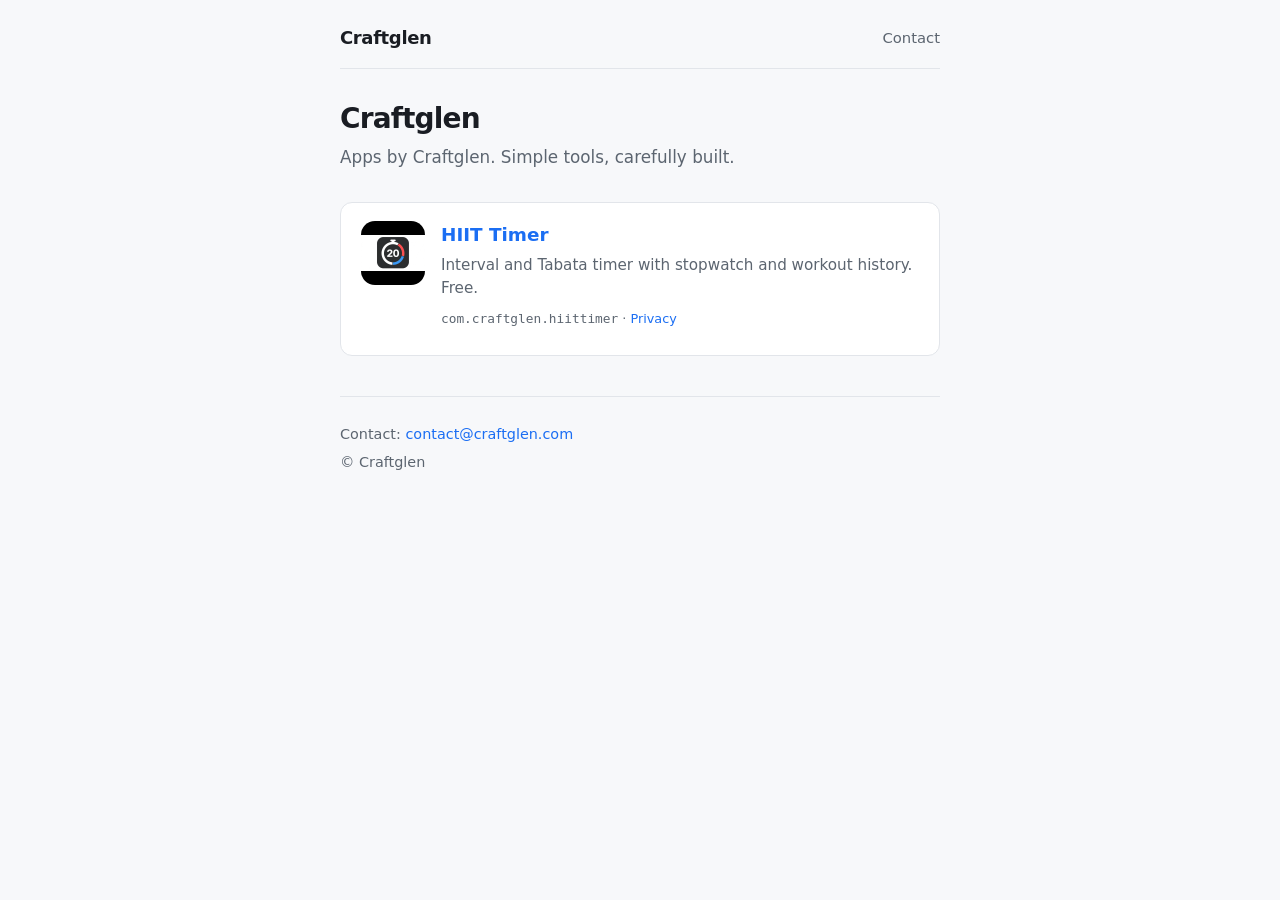
<file: index.html>
<!DOCTYPE html>
<html lang="en">
<head>
  <meta charset="utf-8" />
  <meta name="viewport" content="width=device-width, initial-scale=1" />
  <title>Craftglen - Apps</title>
  <meta name="description" content="Apps by Craftglen. Simple tools for everyday use." />
  <link rel="canonical" href="https://craftglen.com/" />
  <link rel="stylesheet" href="/css/site.css" />
</head>
<body>
  <div class="wrap">
    <header class="site-header">
      <a class="brand" href="/">Craftglen</a>
      <nav class="nav">
        <a href="mailto:contact@craftglen.com">Contact</a>
      </nav>
    </header>

    <section class="hero">
      <h1>Craftglen</h1>
      <p class="tagline">Apps by Craftglen. Simple tools, carefully built.</p>
    </section>

    <section aria-label="Apps">
      <div class="app-card">
        <img src="/assets/apps/hiit-timer/icon-512.png" width="64" height="64" alt="HIIT Timer icon" />
        <div>
          <h2><a href="/apps/hiit-timer/">HIIT Timer</a></h2>
          <p>Interval and Tabata timer with stopwatch and workout history. Free.</p>
          <p class="meta"><span class="pkg">com.craftglen.hiittimer</span> · <a href="/apps/hiit-timer/privacy/">Privacy</a></p>
        </div>
      </div>
    </section>

    <footer class="site-footer">
      <p>Contact: <a href="mailto:contact@craftglen.com">contact@craftglen.com</a></p>
      <p>&copy; Craftglen</p>
    </footer>
  </div>
</body>
</html>
</file>
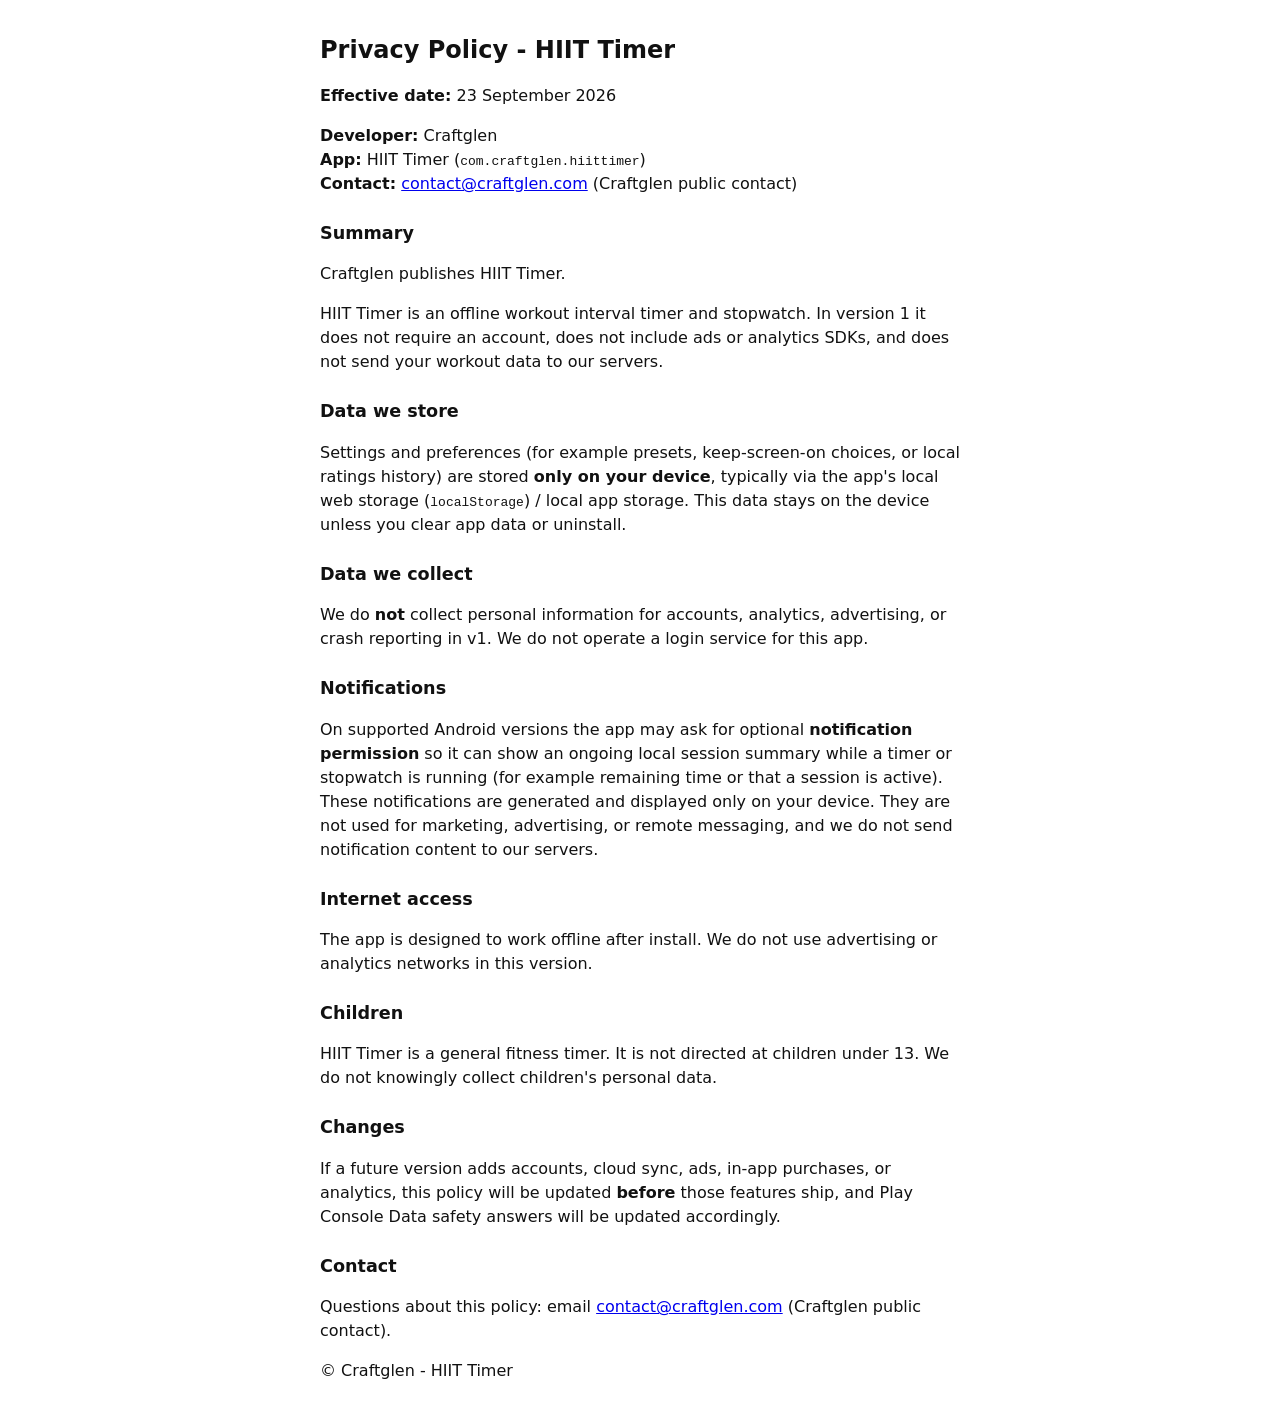
<file: hiit-timer/index.html>
<!DOCTYPE html>
<html lang="en">
<head>
  <meta charset="utf-8" />
  <meta name="viewport" content="width=device-width, initial-scale=1" />
  <meta http-equiv="refresh" content="0; url=/apps/hiit-timer/privacy" />
  <title>HIIT Timer - Policies</title>
  <link rel="canonical" href="https://craftglen.com/apps/hiit-timer/privacy" />
</head>
<body>
  <p><a href="/apps/hiit-timer/privacy">HIIT Timer Privacy Policy</a></p>
</body>
</html>
</file>
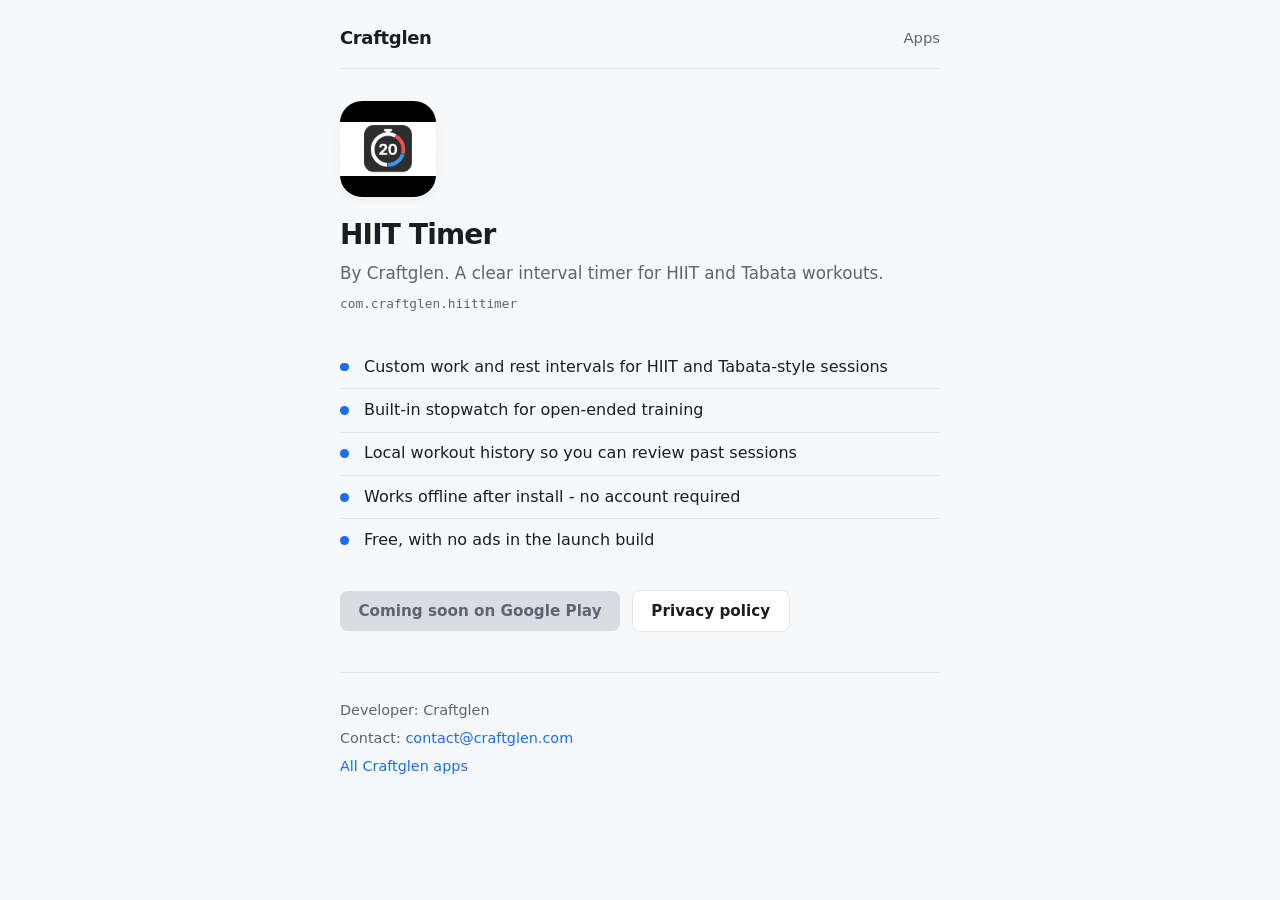
<file: apps/hiit-timer/index.html>
<!DOCTYPE html>
<html lang="en">
<head>
  <meta charset="utf-8" />
  <meta name="viewport" content="width=device-width, initial-scale=1" />
  <title>HIIT Timer - Craftglen</title>
  <meta name="description" content="HIIT Timer by Craftglen. Interval and Tabata timer, stopwatch, and workout history. Free on Google Play soon." />
  <link rel="canonical" href="https://craftglen.com/apps/hiit-timer/" />
  <link rel="stylesheet" href="/css/site.css" />
</head>
<body>
  <div class="wrap">
    <header class="site-header">
      <a class="brand" href="/">Craftglen</a>
      <nav class="nav">
        <a href="/">Apps</a>
      </nav>
    </header>

    <section class="hero">
      <img class="landing-icon" src="/assets/apps/hiit-timer/icon-512.png" width="96" height="96" alt="HIIT Timer app icon" />
      <h1>HIIT Timer</h1>
      <p class="tagline">By Craftglen. A clear interval timer for HIIT and Tabata workouts.</p>
      <p class="pkg">com.craftglen.hiittimer</p>
    </section>

    <ul class="benefits">
      <li>Custom work and rest intervals for HIIT and Tabata-style sessions</li>
      <li>Built-in stopwatch for open-ended training</li>
      <li>Local workout history so you can review past sessions</li>
      <li>Works offline after install - no account required</li>
      <li>Free, with no ads in the launch build</li>
    </ul>

    <div class="cta-row">
      <!--
        Final Google Play URL (swap in when published):
        https://play.google.com/store/apps/details?id=com.craftglen.hiittimer
        Replace the Coming soon control below with:
        <a class="btn btn-primary" href="https://play.google.com/store/apps/details?id=com.craftglen.hiittimer" rel="noopener">Get it on Google Play</a>
      -->
      <span class="btn btn-soon" role="text" aria-disabled="true">Coming soon on Google Play</span>
      <a class="btn btn-secondary" href="/apps/hiit-timer/privacy/">Privacy policy</a>
    </div>

    <footer class="site-footer">
      <p>Developer: Craftglen</p>
      <p>Contact: <a href="mailto:contact@craftglen.com">contact@craftglen.com</a></p>
      <p><a href="/">All Craftglen apps</a></p>
    </footer>
  </div>
</body>
</html>
</file>
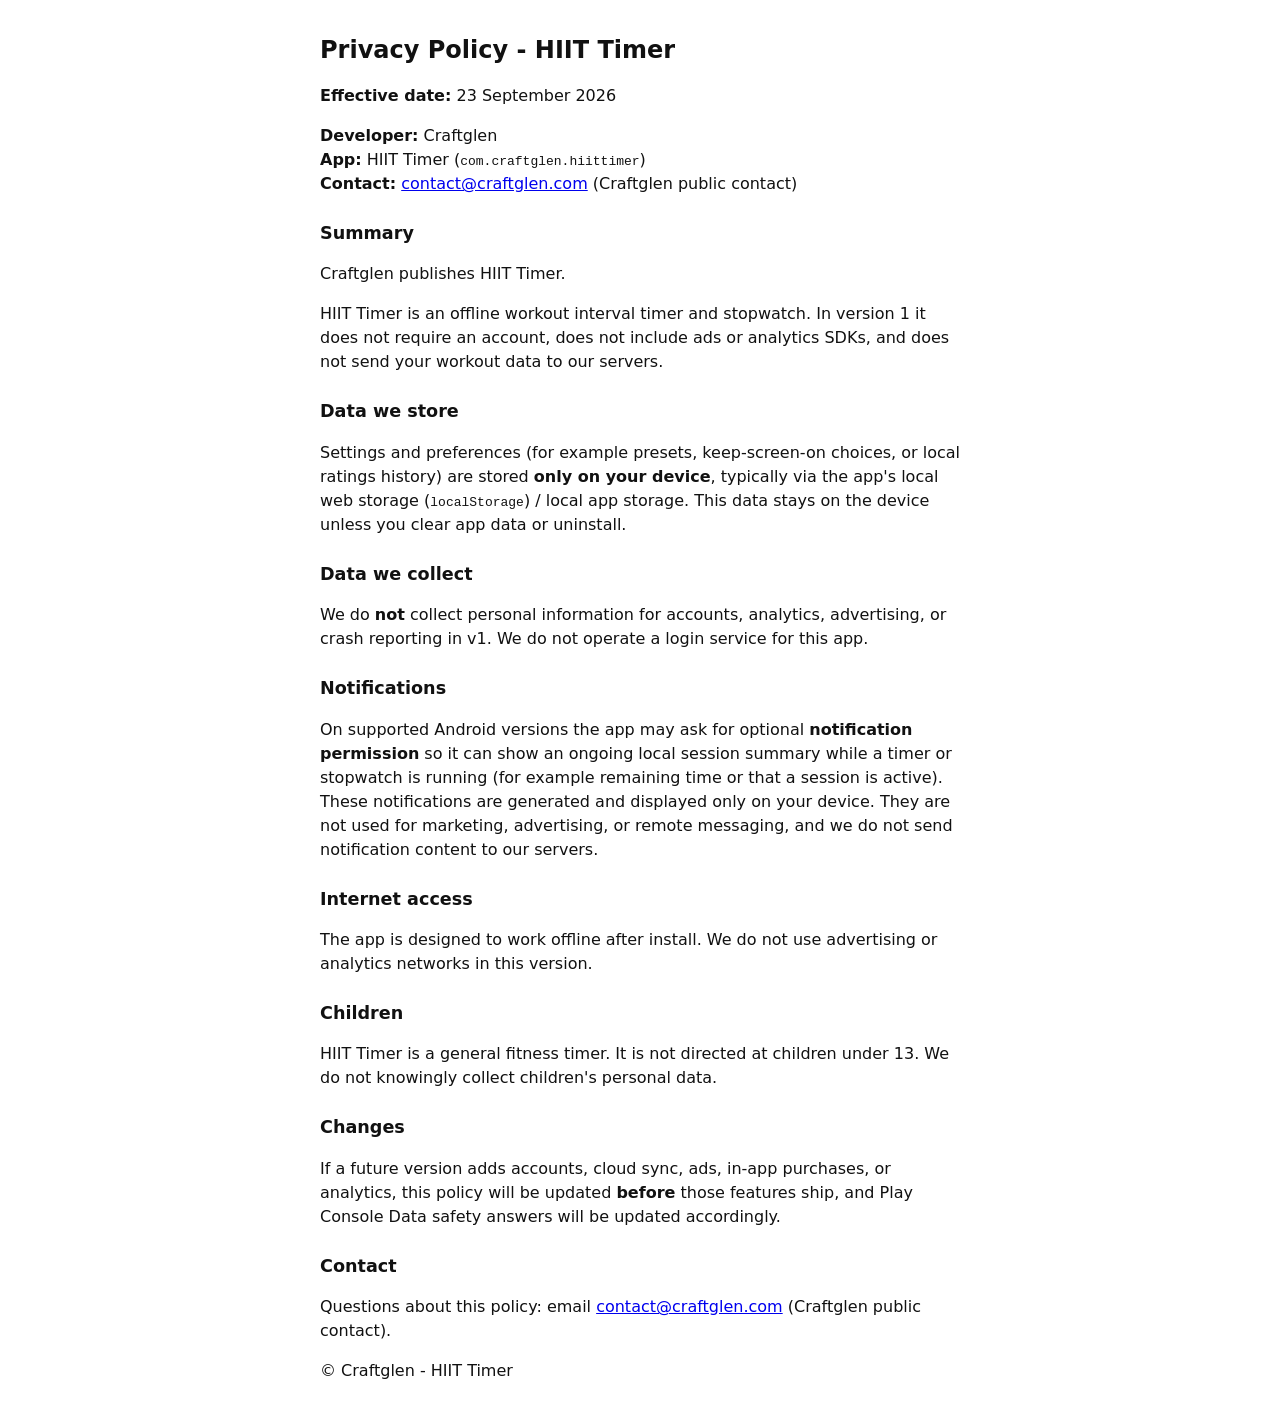
<file: apps/hiit-timer/privacy/index.html>
<!DOCTYPE html>
<html lang="en">
<head>
  <meta charset="utf-8" />
  <meta name="viewport" content="width=device-width, initial-scale=1" />
  <title>Privacy Policy - HIIT Timer</title>
  <link rel="canonical" href="https://craftglen.com/apps/hiit-timer/privacy" />
  <style>
    body { font-family: system-ui, -apple-system, Segoe UI, Roboto, sans-serif; max-width: 40rem; margin: 2rem auto; padding: 0 1rem; line-height: 1.5; color: #111; }
    h1 { font-size: 1.5rem; }
    h2 { font-size: 1.1rem; margin-top: 1.5rem; }
  </style>
</head>
<body>
  <h1>Privacy Policy - HIIT Timer</h1>
  <p><strong>Effective date:</strong> 23 September 2026</p>
  <p><strong>Developer:</strong> Craftglen<br />
  <strong>App:</strong> HIIT Timer (<code>com.craftglen.hiittimer</code>)<br />
  <strong>Contact:</strong> <a href="mailto:contact@craftglen.com">contact@craftglen.com</a> (Craftglen public contact)</p>

  <h2>Summary</h2>
  <p>Craftglen publishes HIIT Timer.</p>
  <p>HIIT Timer is an offline workout interval timer and stopwatch. In version 1 it does not require an account, does not include ads or analytics SDKs, and does not send your workout data to our servers.</p>

  <h2>Data we store</h2>
  <p>Settings and preferences (for example presets, keep-screen-on choices, or local ratings history) are stored <strong>only on your device</strong>, typically via the app's local web storage (<code>localStorage</code>) / local app storage. This data stays on the device unless you clear app data or uninstall.</p>

  <h2>Data we collect</h2>
  <p>We do <strong>not</strong> collect personal information for accounts, analytics, advertising, or crash reporting in v1. We do not operate a login service for this app.</p>

  <h2>Notifications</h2>
  <p>On supported Android versions the app may ask for optional <strong>notification permission</strong> so it can show an ongoing local session summary while a timer or stopwatch is running (for example remaining time or that a session is active). These notifications are generated and displayed only on your device. They are not used for marketing, advertising, or remote messaging, and we do not send notification content to our servers.</p>

  <h2>Internet access</h2>
  <p>The app is designed to work offline after install. We do not use advertising or analytics networks in this version.</p>

  <h2>Children</h2>
  <p>HIIT Timer is a general fitness timer. It is not directed at children under 13. We do not knowingly collect children's personal data.</p>

  <h2>Changes</h2>
  <p>If a future version adds accounts, cloud sync, ads, in-app purchases, or analytics, this policy will be updated <strong>before</strong> those features ship, and Play Console Data safety answers will be updated accordingly.</p>

  <h2>Contact</h2>
  <p>Questions about this policy: email <a href="mailto:contact@craftglen.com">contact@craftglen.com</a> (Craftglen public contact).</p>
  <p>© Craftglen - HIIT Timer</p>
</body>
</html>
</file>
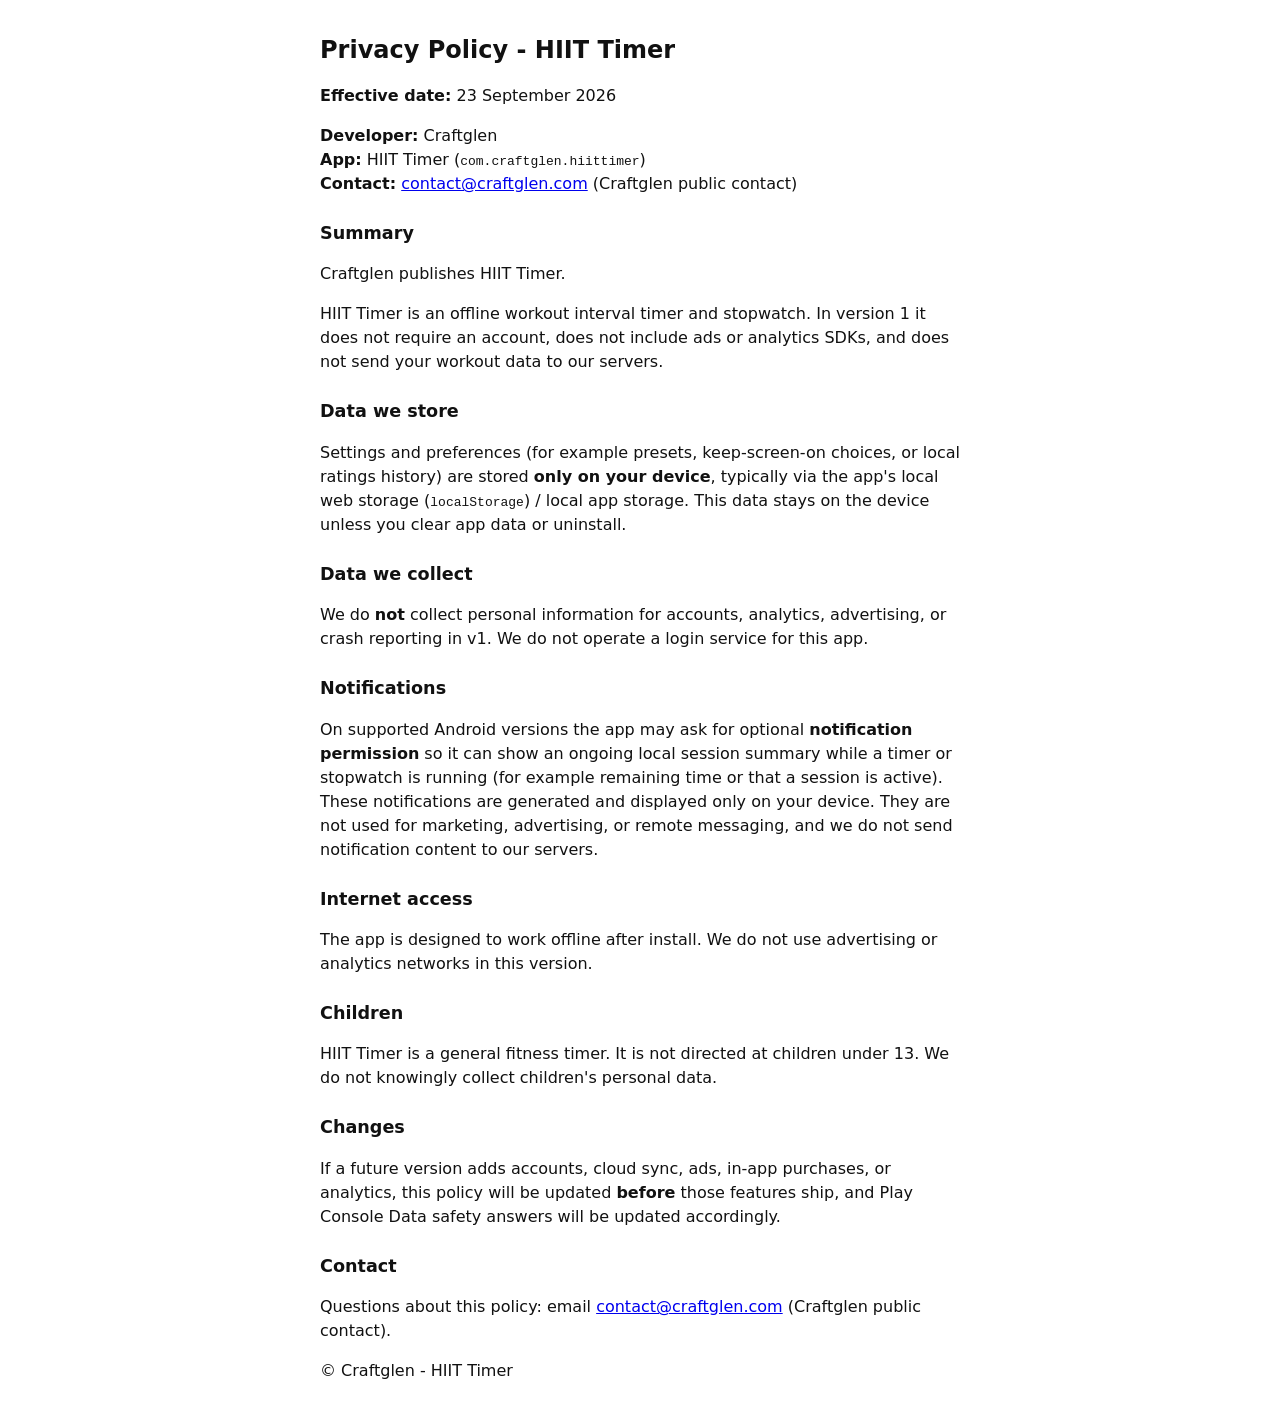
<file: hiit-timer/privacy.html>
<!DOCTYPE html>
<html lang="en">
<head>
  <meta charset="utf-8" />
  <meta name="viewport" content="width=device-width, initial-scale=1" />
  <meta http-equiv="refresh" content="0; url=/apps/hiit-timer/privacy" />
  <link rel="canonical" href="https://craftglen.com/apps/hiit-timer/privacy" />
  <title>Privacy Policy - HIIT Timer (moved)</title>
  <style>
    body { font-family: system-ui, -apple-system, Segoe UI, Roboto, sans-serif; max-width: 40rem; margin: 2rem auto; padding: 0 1rem; line-height: 1.5; color: #111; }
  </style>
</head>
<body>
  <p>This privacy policy has moved to <a href="/apps/hiit-timer/privacy">https://craftglen.com/apps/hiit-timer/privacy</a>.</p>
  <p>If you are not redirected automatically, please use the link above.</p>
</body>
</html>
</file>
<file: css/site.css>
/* Craftglen marketing site - shared styles */
:root {
  --bg: #f7f8fa;
  --surface: #ffffff;
  --text: #1a1d23;
  --muted: #5c6570;
  --border: #e2e5ea;
  --accent: #1b6ef3;
  --accent-hover: #1558c4;
  --radius: 12px;
  --max: 40rem;
}

*,
*::before,
*::after {
  box-sizing: border-box;
}

html {
  -webkit-text-size-adjust: 100%;
}

body {
  margin: 0;
  font-family: system-ui, -apple-system, "Segoe UI", Roboto, Helvetica, Arial, sans-serif;
  line-height: 1.55;
  color: var(--text);
  background: var(--bg);
}

a {
  color: var(--accent);
  text-decoration: none;
}

a:hover {
  text-decoration: underline;
}

.wrap {
  max-width: var(--max);
  margin: 0 auto;
  padding: 1.5rem 1.25rem 3rem;
}

.site-header {
  display: flex;
  align-items: center;
  justify-content: space-between;
  gap: 1rem;
  margin-bottom: 2rem;
  padding-bottom: 1rem;
  border-bottom: 1px solid var(--border);
}

.brand {
  font-weight: 700;
  font-size: 1.125rem;
  color: var(--text);
  letter-spacing: -0.02em;
}

.brand:hover {
  text-decoration: none;
  color: var(--accent);
}

.nav a {
  color: var(--muted);
  font-size: 0.925rem;
}

.hero {
  margin-bottom: 2rem;
}

.hero h1 {
  margin: 0 0 0.5rem;
  font-size: 1.75rem;
  letter-spacing: -0.03em;
  line-height: 1.25;
}

.hero .tagline {
  margin: 0;
  color: var(--muted);
  font-size: 1.05rem;
}

.app-card {
  display: flex;
  gap: 1rem;
  align-items: flex-start;
  background: var(--surface);
  border: 1px solid var(--border);
  border-radius: var(--radius);
  padding: 1.15rem 1.25rem;
  margin-bottom: 1rem;
}

.app-card img {
  width: 64px;
  height: 64px;
  border-radius: 14px;
  flex-shrink: 0;
  background: #eee;
}

.app-card h2 {
  margin: 0 0 0.25rem;
  font-size: 1.15rem;
}

.app-card p {
  margin: 0 0 0.5rem;
  color: var(--muted);
  font-size: 0.95rem;
}

.app-card .meta {
  font-size: 0.8rem;
  color: var(--muted);
}

.landing-icon {
  width: 96px;
  height: 96px;
  border-radius: 22px;
  display: block;
  margin: 0 0 1.25rem;
  background: #eee;
  box-shadow: 0 2px 8px rgba(0, 0, 0, 0.06);
}

.benefits {
  margin: 1.5rem 0;
  padding: 0;
  list-style: none;
}

.benefits li {
  position: relative;
  padding: 0.55rem 0 0.55rem 1.5rem;
  border-bottom: 1px solid var(--border);
  color: var(--text);
}

.benefits li:last-child {
  border-bottom: none;
}

.benefits li::before {
  content: "";
  position: absolute;
  left: 0;
  top: 1.05rem;
  width: 0.55rem;
  height: 0.55rem;
  border-radius: 50%;
  background: var(--accent);
}

.cta-row {
  display: flex;
  flex-wrap: wrap;
  gap: 0.75rem;
  align-items: center;
  margin: 1.75rem 0 1.25rem;
}

.btn {
  display: inline-block;
  padding: 0.7rem 1.15rem;
  border-radius: 8px;
  font-weight: 600;
  font-size: 0.95rem;
  border: none;
  cursor: pointer;
  text-align: center;
  text-decoration: none;
  line-height: 1.2;
}

.btn:hover {
  text-decoration: none;
}

.btn-primary {
  background: var(--accent);
  color: #fff;
}

.btn-primary:hover {
  background: var(--accent-hover);
  color: #fff;
}

.btn-soon {
  background: #d8dce3;
  color: #5c6570;
  cursor: default;
  pointer-events: none;
}

.btn-secondary {
  background: var(--surface);
  color: var(--text);
  border: 1px solid var(--border);
}

.btn-secondary:hover {
  border-color: var(--accent);
  color: var(--accent);
}

.pkg {
  font-family: ui-monospace, SFMono-Regular, Menlo, Consolas, monospace;
  font-size: 0.8rem;
  color: var(--muted);
  margin: 0.5rem 0 0;
}

.site-footer {
  margin-top: 2.5rem;
  padding-top: 1.25rem;
  border-top: 1px solid var(--border);
  font-size: 0.9rem;
  color: var(--muted);
}

.site-footer p {
  margin: 0.35rem 0;
}

@media (max-width: 480px) {
  .hero h1 {
    font-size: 1.45rem;
  }

  .app-card {
    flex-direction: column;
    align-items: flex-start;
  }
}
</file>
